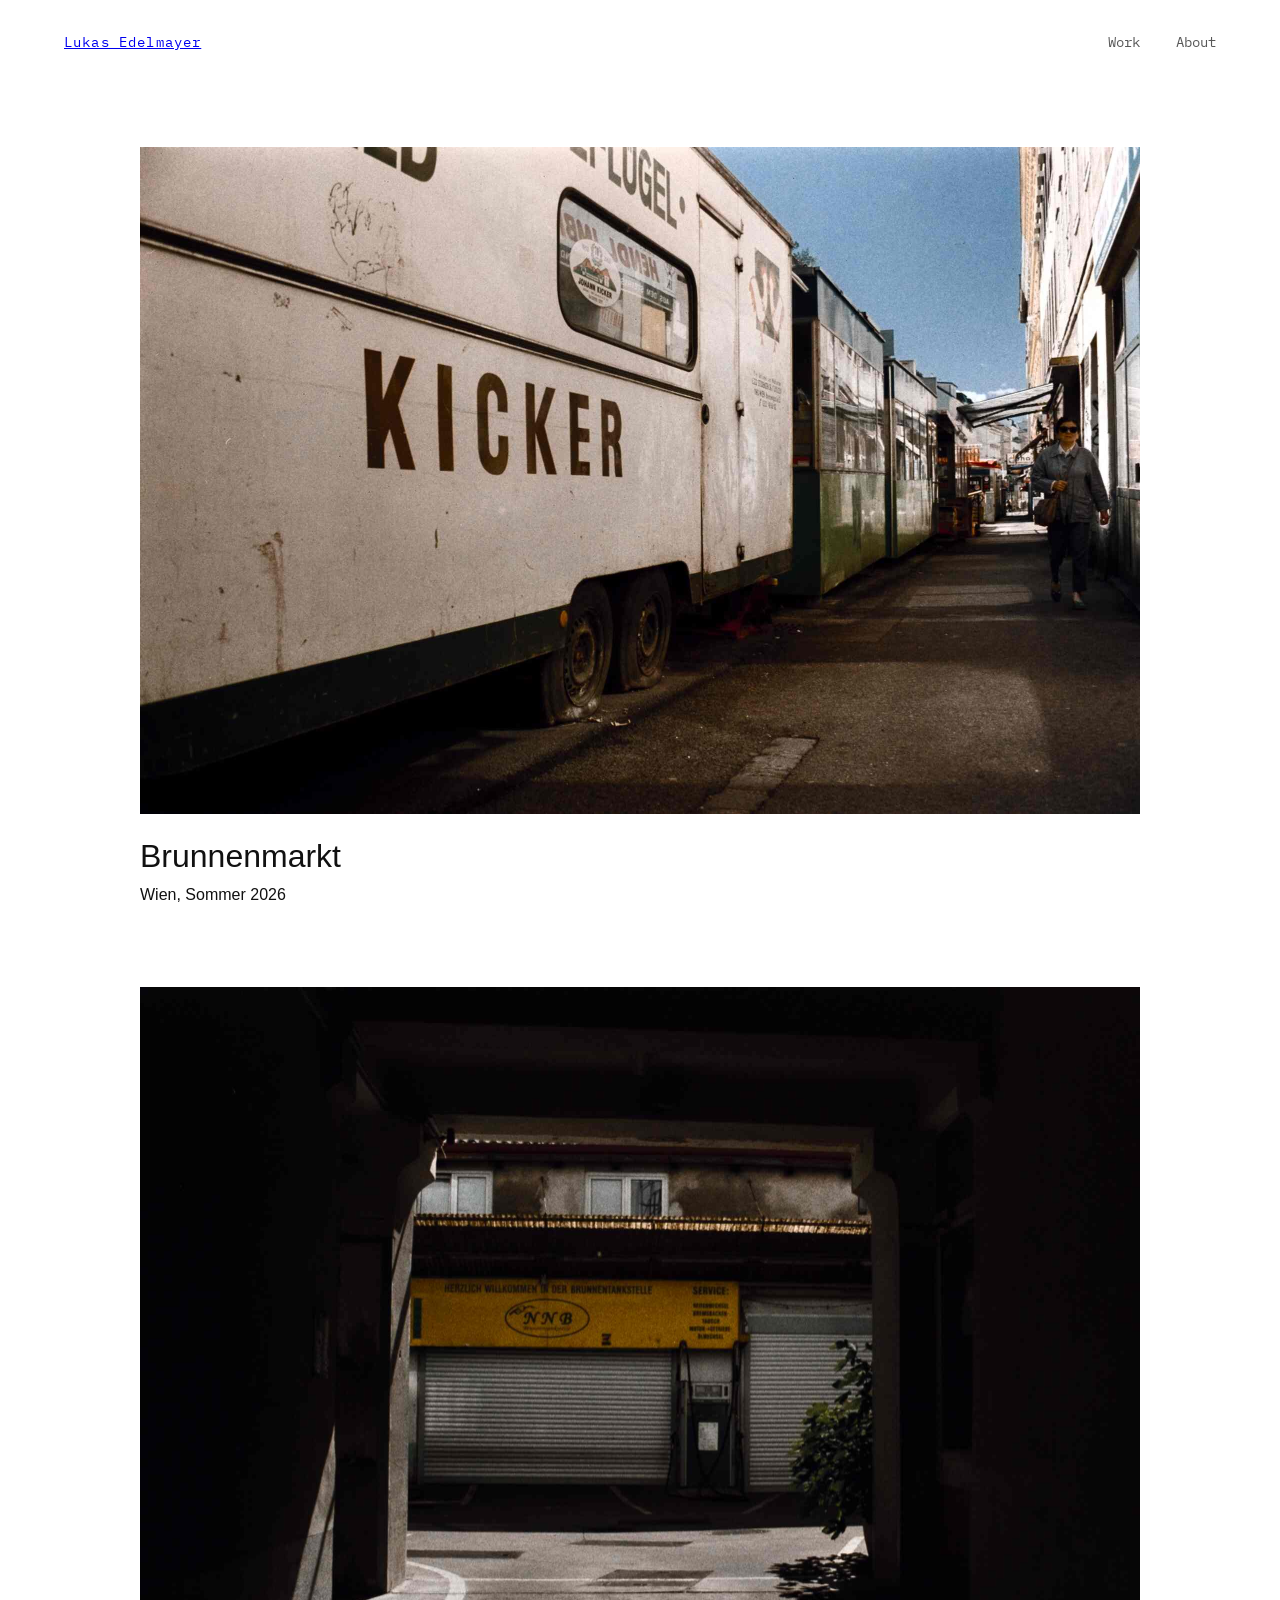
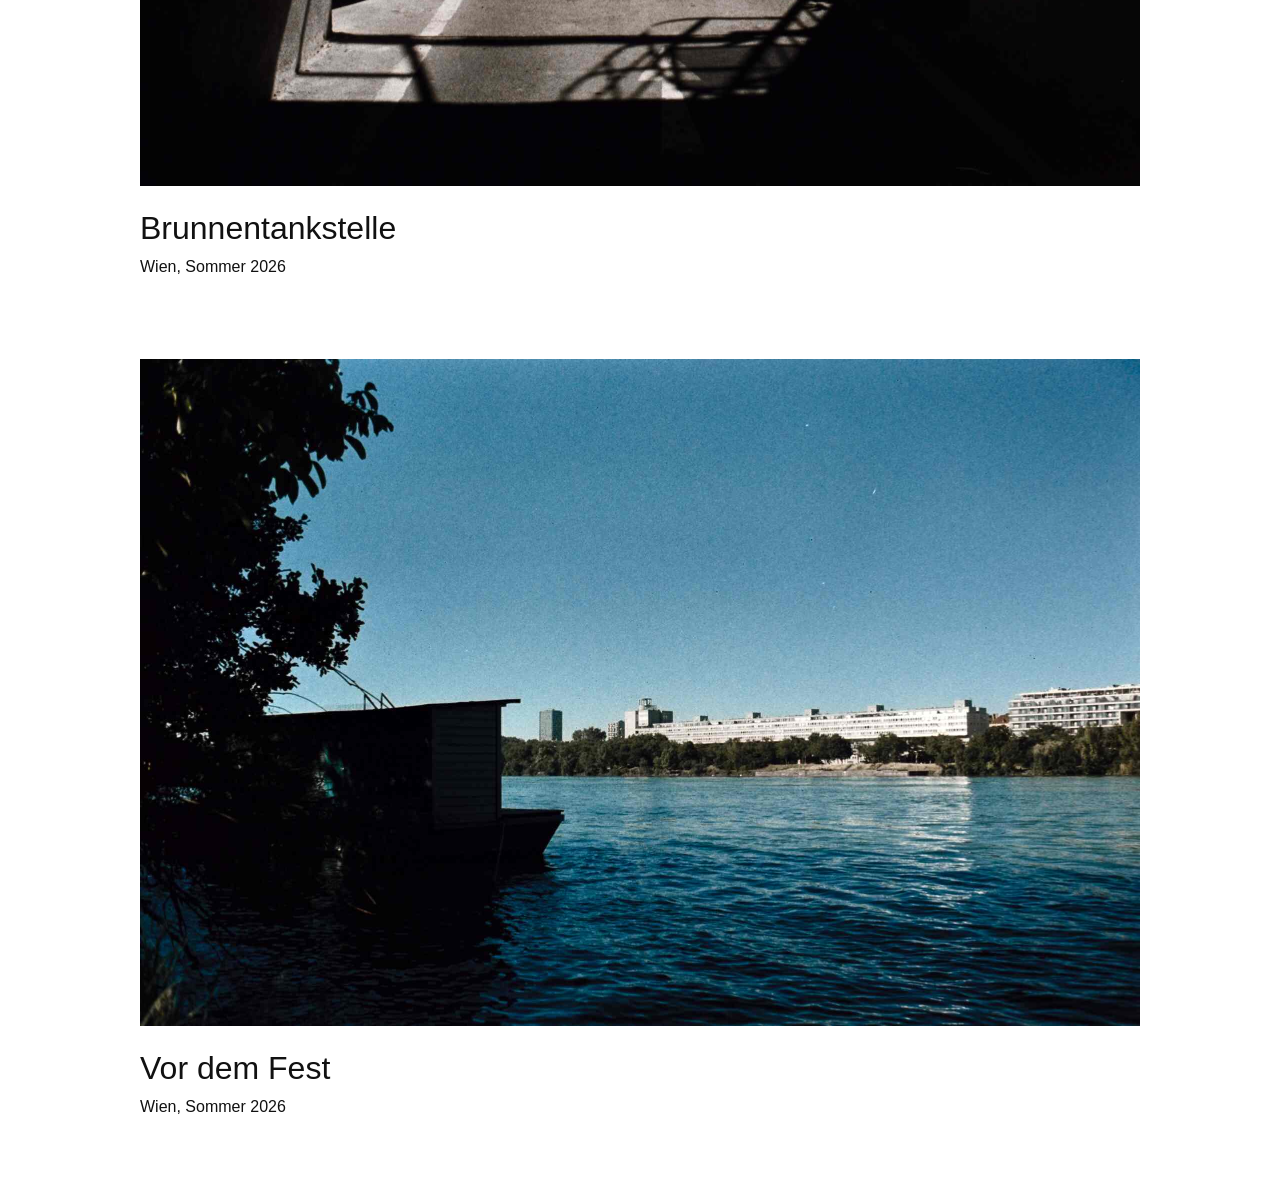
<file: index.html>
<!DOCTYPE html>
<html lang="de">
<head>
    <meta charset="UTF-8">
    <meta name="viewport" content="width=device-width, initial-scale=1.0">

    <title>Lukas Edelmayer Fotografie   </title>

    <link rel="preconnect" href="https://fonts.googleapis.com">
    <link rel="preconnect" href="https://fonts.gstatic.com" crossorigin>

    <link href="https://fonts.googleapis.com/css2?family=IBM+Plex+Mono:wght@300;400;500&display=swap" rel="stylesheet">

    <link rel="stylesheet" href="css/style.css">
</head>



<body>

<header>
    <h1>
        <a href="index.html">Lukas Edelmayer</a>
    </h1>

    <nav>
        <a href="index.html">Work</a>
        <a href="about.html">About</a>
    </nav>
</header>


<section class="project">
<div class="hero">
    <a href="Brunnenmarkt.html">
        <img src="images/hero.jpg" alt="Brunnenmarkt">
    </a>
</div>

<div class="project-info">
    <h2>Brunnenmarkt</h2>
    <p>
        Wien, Sommer 2026
    </p>
</div>
</section>

<section class="project">
<div class="hero">
    <a href="Brunnentankstelle.html">
        <img src="images/hero02.jpg" alt="Brunnentankstelle">
    </a>
</div>

<div class="project-info">
    <h2>Brunnentankstelle</h2>
    <p>
        Wien, Sommer 2026
    </p>
</div>
</section>

<section class="project">
<div class="hero">
    <a href="VorDemFest.html">
        <img src="images/20260625_DSCF4944.jpg" alt="Vor dem Fest">
    </a>
</div>

<div class="project-info">
    <h2>Vor dem Fest</h2>
    <p>
        Wien, Sommer 2026
    </p>
</div>
</section>

<script>
document.addEventListener('contextmenu', e => {
    e.preventDefault();
});

document.querySelectorAll('img').forEach(img => {
    img.setAttribute('draggable', 'false');

    img.addEventListener('dragstart', e => {
        e.preventDefault();
    });
});
</script>

</body>

</html>
</file>
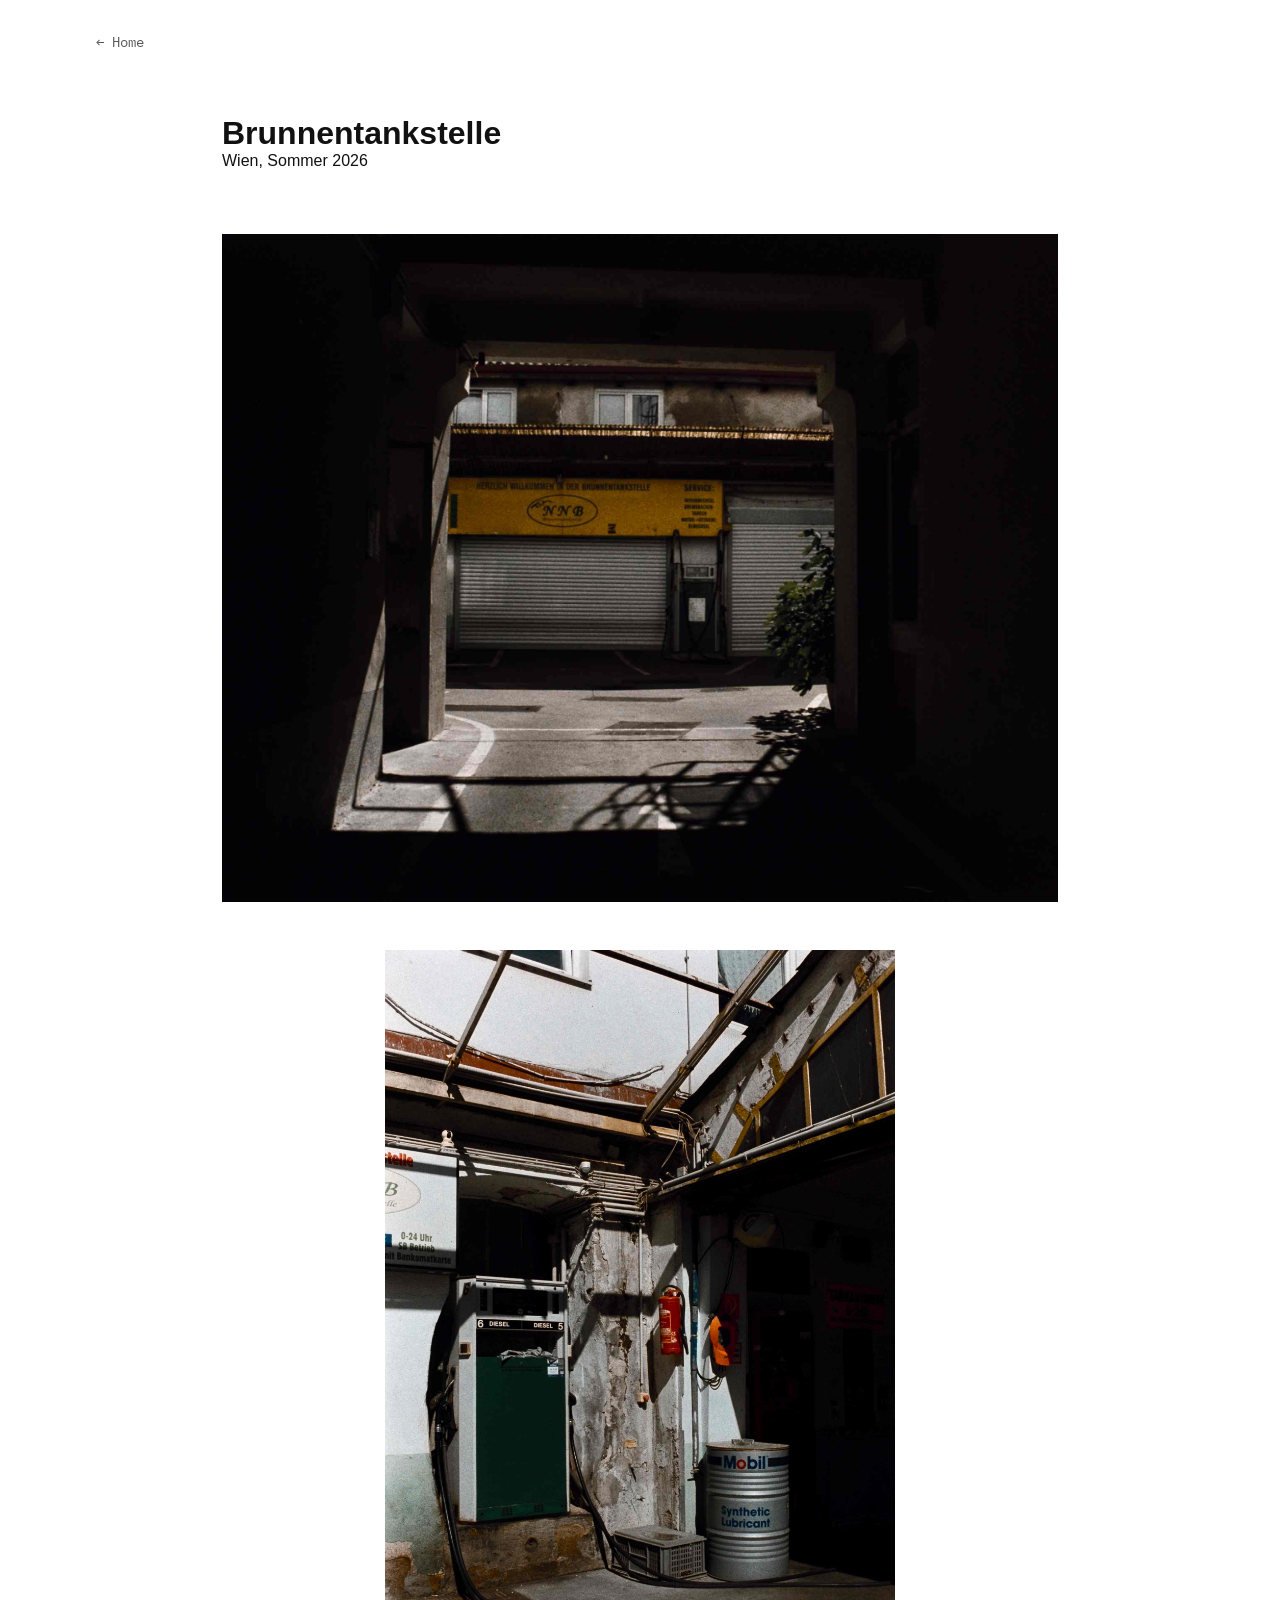
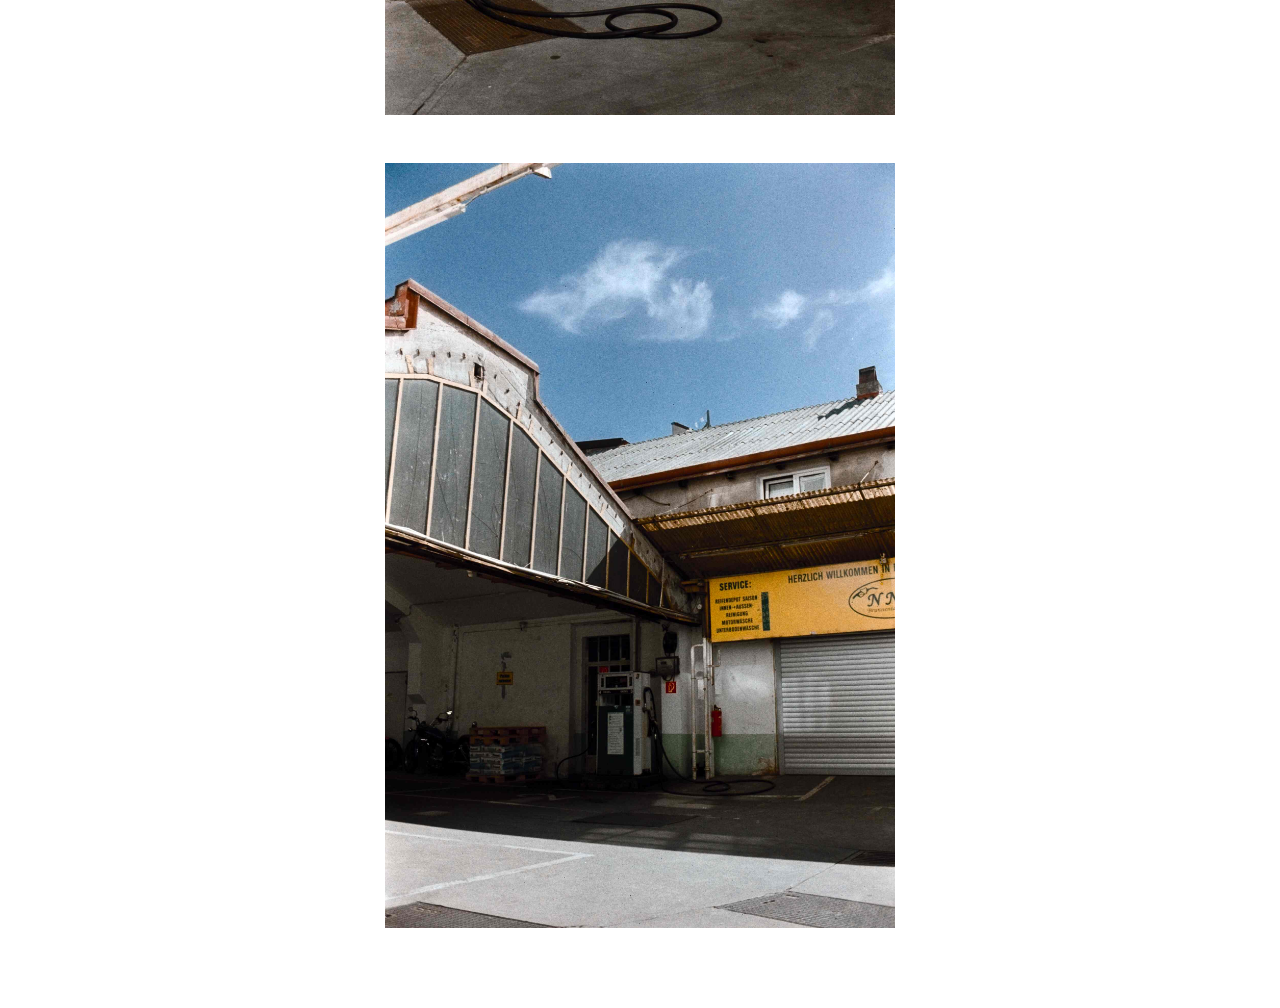
<file: Brunnentankstelle.html>
<!DOCTYPE html>
<html lang="de">
<head>
    <meta charset="UTF-8">
    <meta name="viewport" content="width=device-width, initial-scale=1.0">
    <title>Brunnentankstelle</title>

    <link rel="stylesheet" href="css/style.css">

    <link rel="preconnect" href="https://fonts.googleapis.com">
    <link rel="preconnect" href="https://fonts.gstatic.com" crossorigin>
    <link href="https://fonts.googleapis.com/css2?family=IBM+Plex+Mono:wght@300;400&display=swap" rel="stylesheet">
</head>
<body>

<header>
    <nav>
        <a href="index.html">← Home</a>
    </nav>
</header>

<main class="project-container">
<div class="project-header">
    <h1>Brunnentankstelle</h1>
    <p>Wien, Sommer 2026</p>
</div>

<div class="gallery">

    <img src="images/hero02.jpg" class="landscape" alt="">
    <img src="images/20260614_DSCF4867.jpg" class="portrait" alt="">
    <img src="images/20260614_DSCF4870.jpg" class="portrait" alt="">
    
 

</div>
</main>

<script>
document.addEventListener('contextmenu', e => {
    e.preventDefault();
});

document.querySelectorAll('img').forEach(img => {
    img.setAttribute('draggable', 'false');

    img.addEventListener('dragstart', e => {
        e.preventDefault();
    });
});
</script>

</body>
</html>
</file>
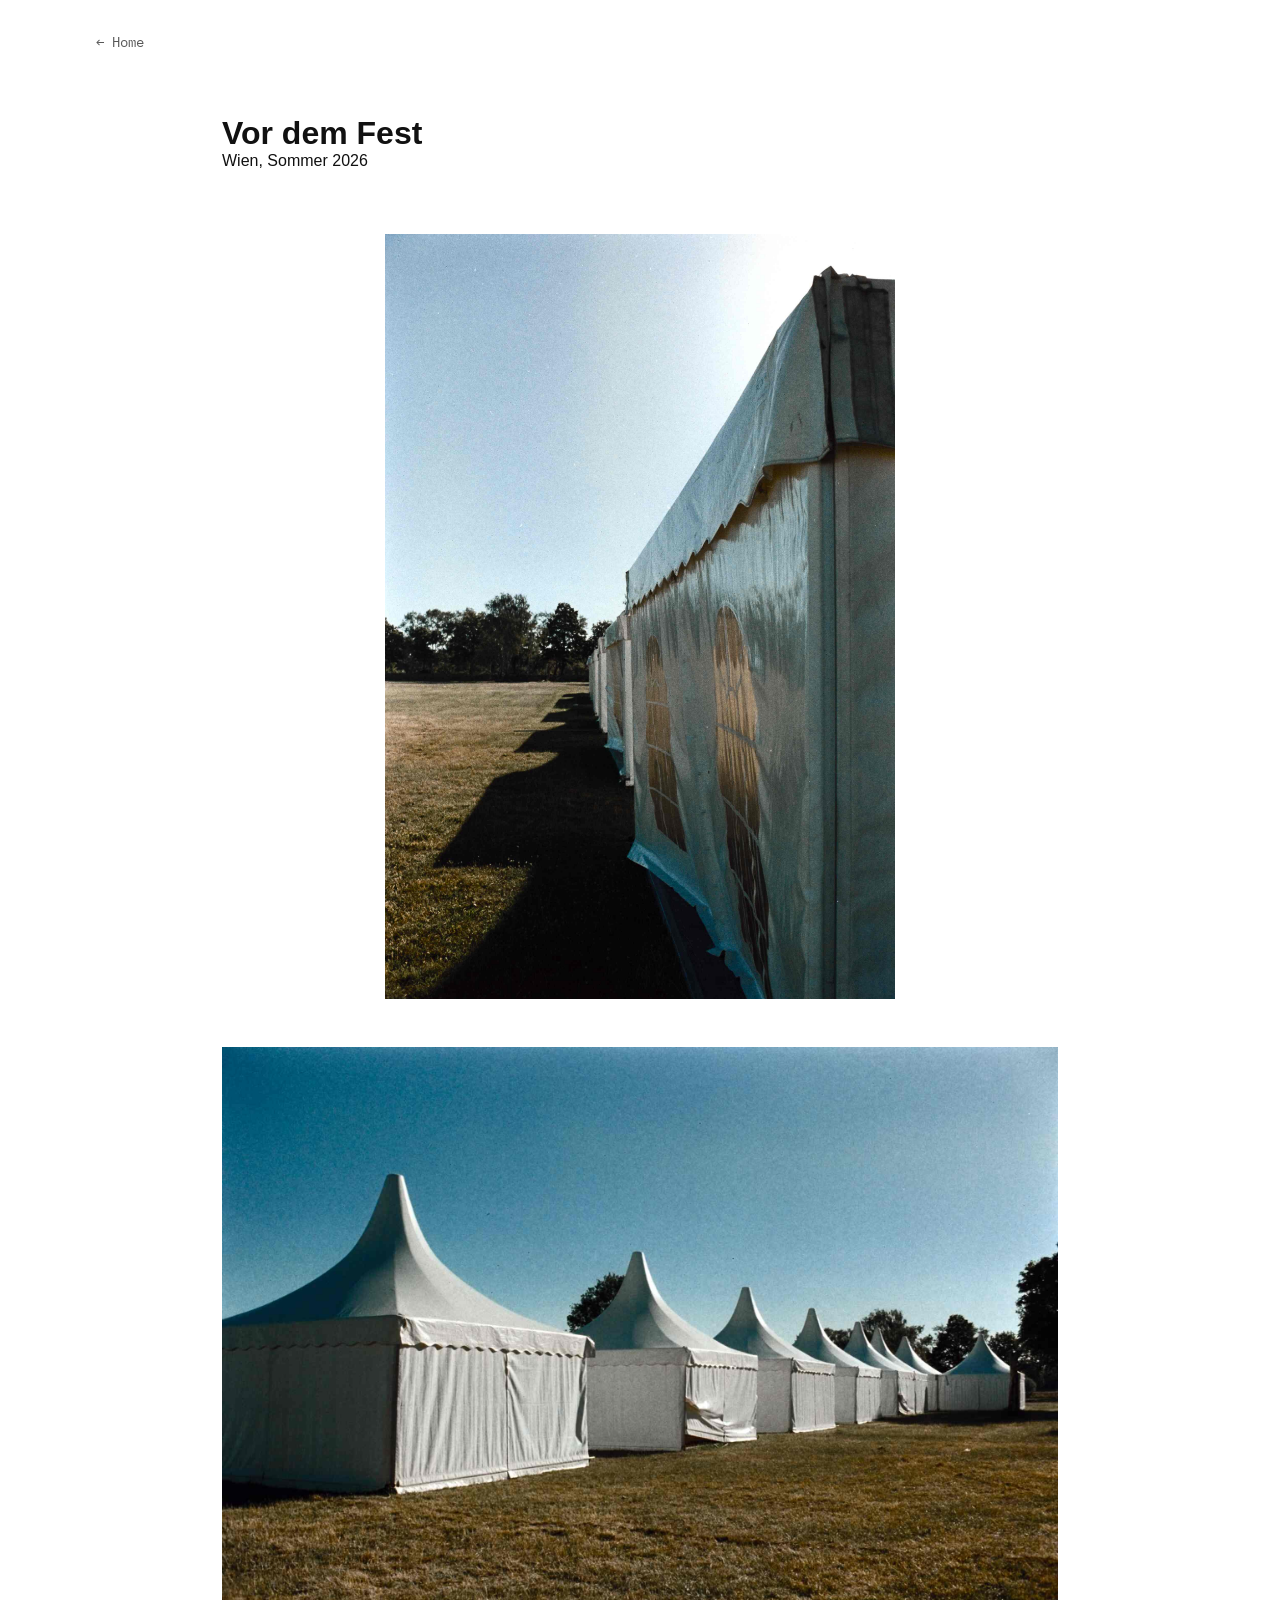
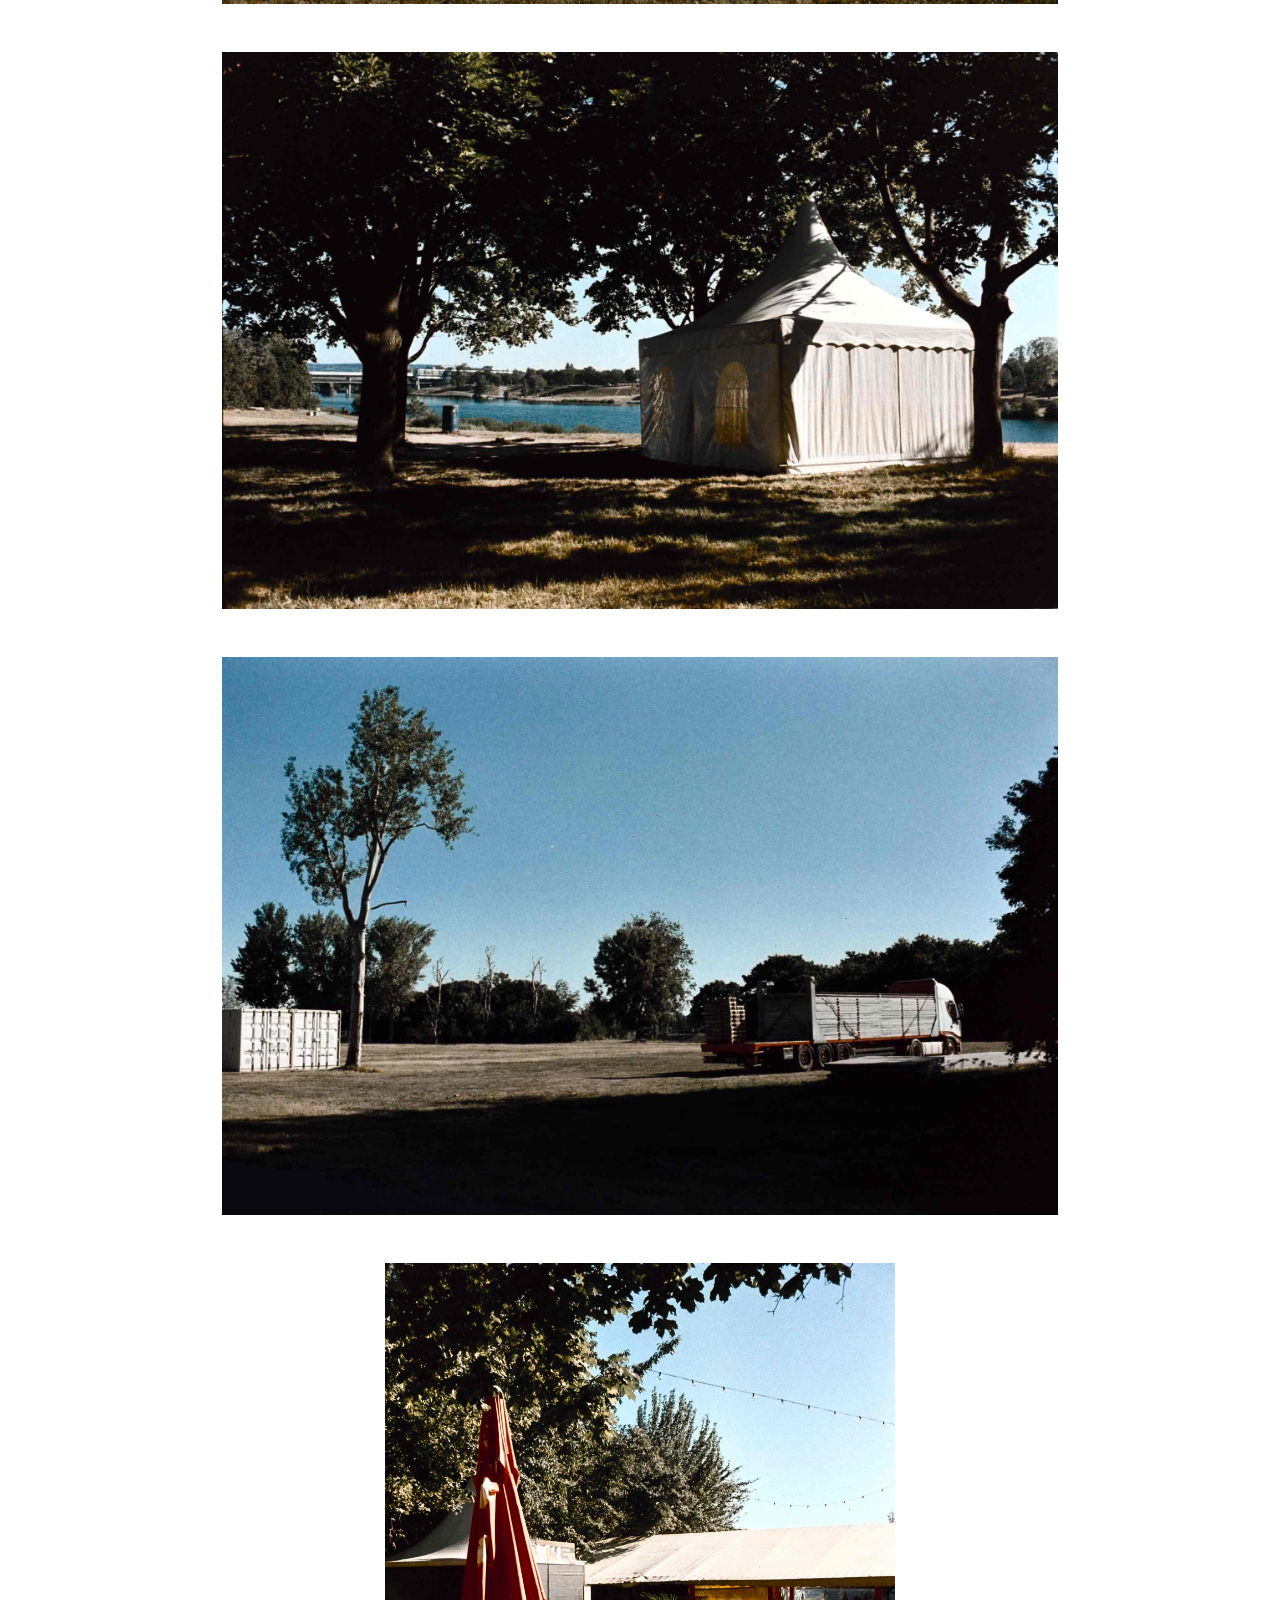
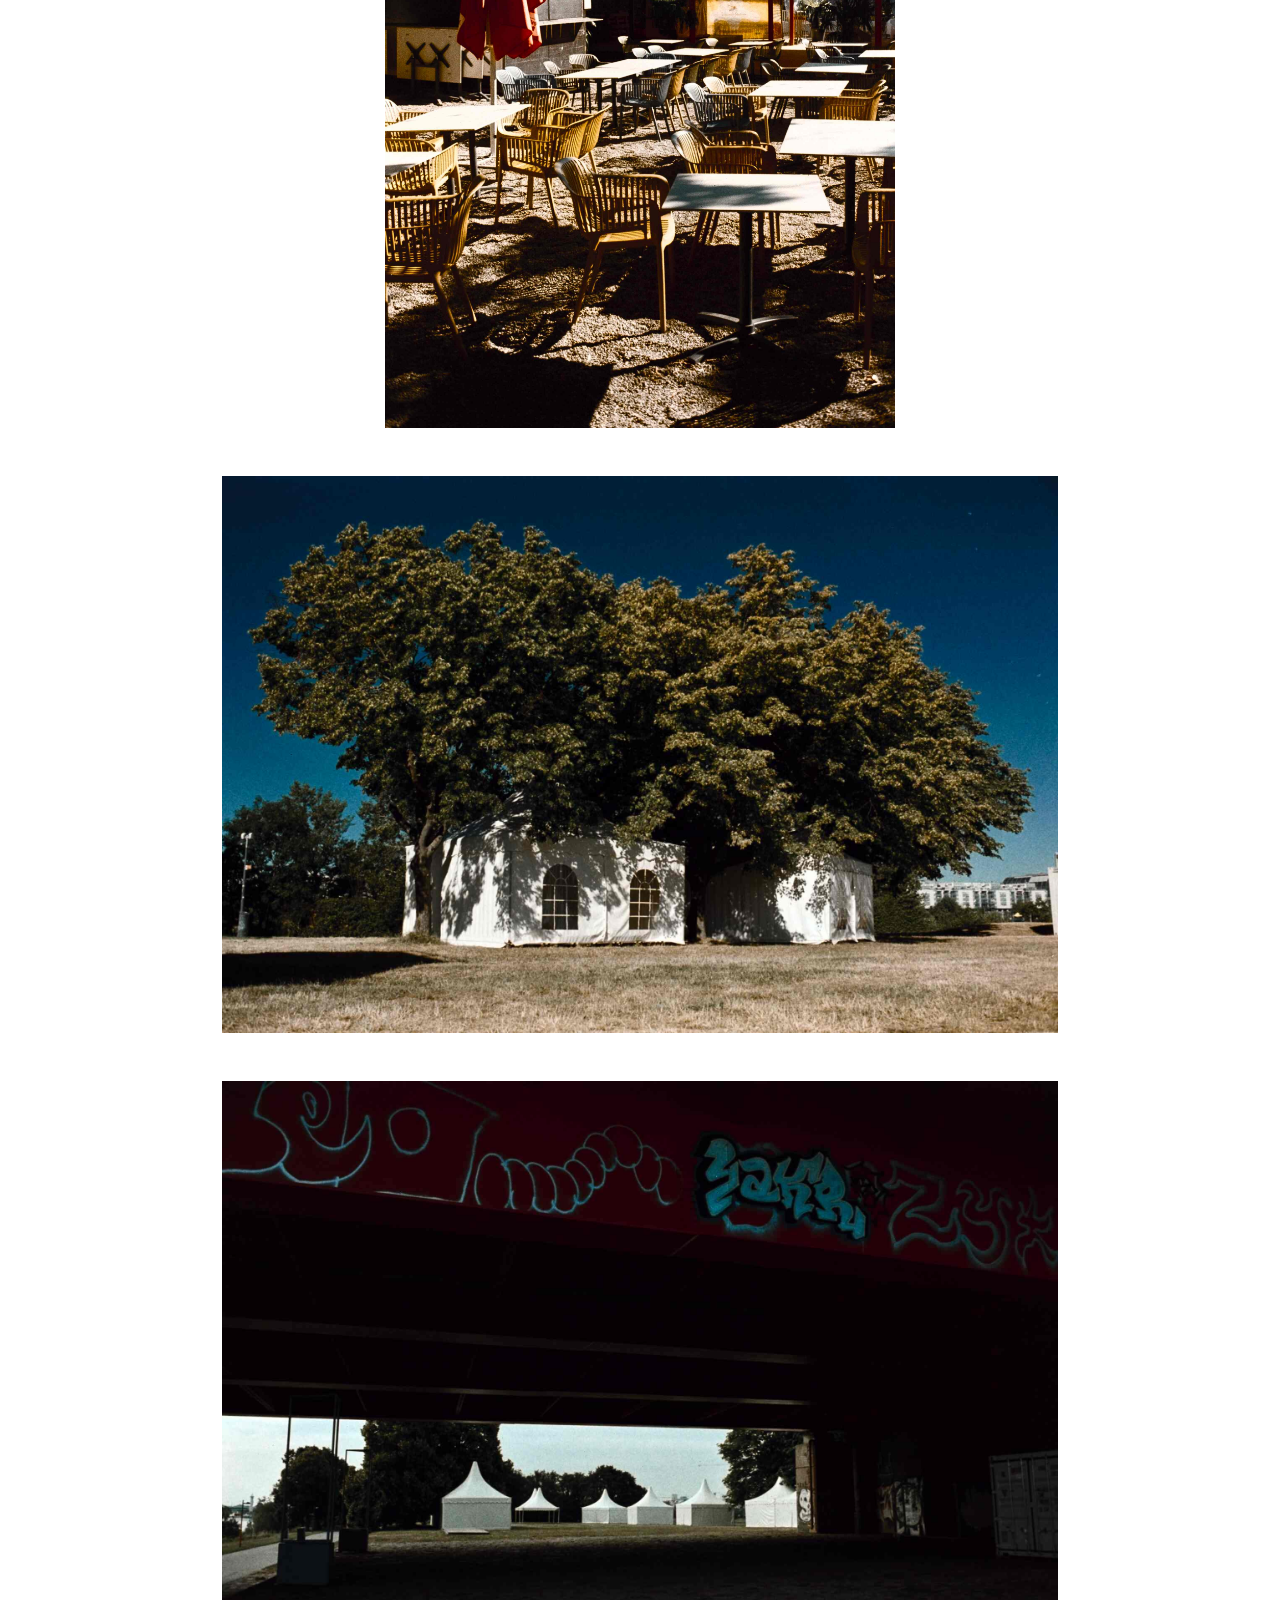
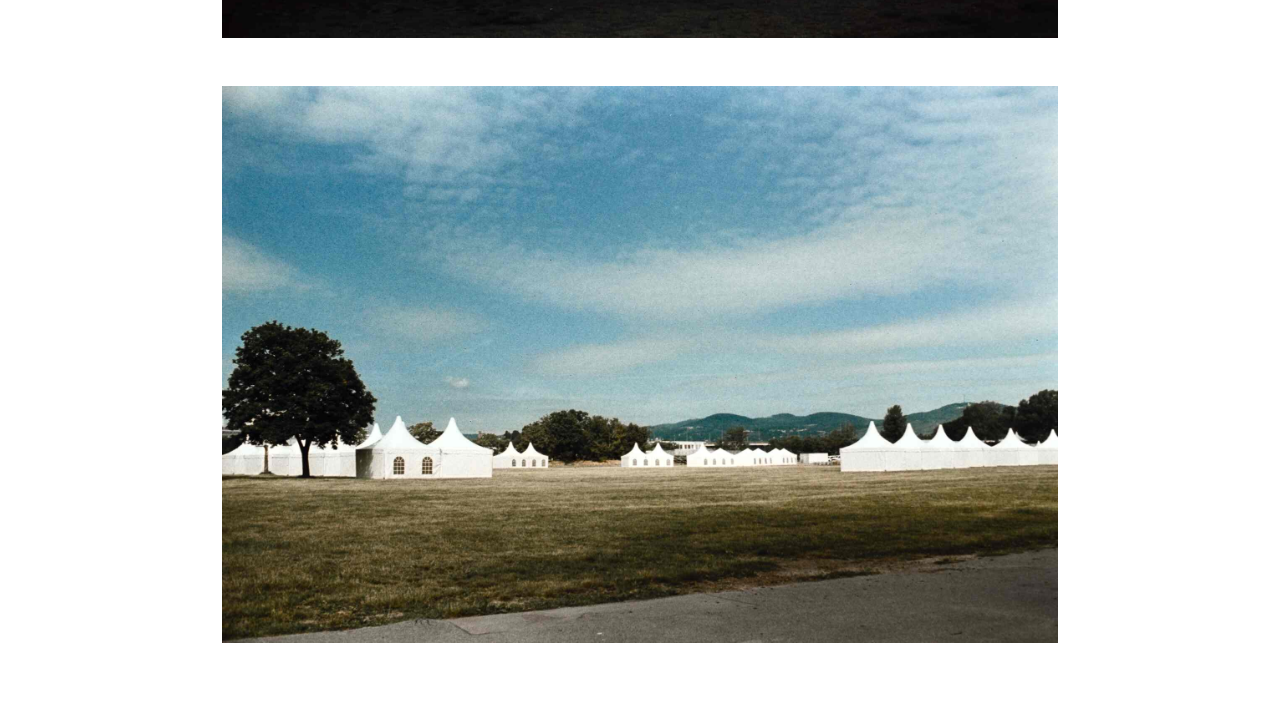
<file: VorDemFest.html>
<!DOCTYPE html>
<html lang="de">
<head>
    <meta charset="UTF-8">
    <meta name="viewport" content="width=device-width, initial-scale=1.0">
    <title>Vor dem Fest</title>

    <link rel="stylesheet" href="css/style.css">

    <link rel="preconnect" href="https://fonts.googleapis.com">
    <link rel="preconnect" href="https://fonts.gstatic.com" crossorigin>
    <link href="https://fonts.googleapis.com/css2?family=IBM+Plex+Mono:wght@300;400&display=swap" rel="stylesheet">
</head>
<body>

<header>
    <nav>
        <a href="index.html">← Home</a>
    </nav>
</header>

<main class="project-container">
<div class="project-header">
    <h1>Vor dem Fest</h1>
    <p>Wien, Sommer 2026</p>
</div>

<div class="gallery">

    <img src="images/20260625_DSCF4958.jpg" class="portrait" alt="">
    <img src="images/20260625_DSCF4959.jpg" class="landscape" alt="">
    <img src="images/20260625_DSCF4951.jpg" class="landscape" alt="">
    <img src="images/20260625_DSCF4947.jpg" class="landscape" alt="">
    <img src="images/20260625_DSCF4957.jpg" class="portrait" alt="">
    <img src="images/20260625_DSCF4941.jpg" class="landscape" alt="">
    <img src="images/20260625_DSCF4921.jpg" class="landscape" alt="">   
    <img src="images/20260625_DSCF4928.jpg" class="landscape" alt="">

</div>
</main>

<script>
document.addEventListener('contextmenu', e => {
    e.preventDefault();
});

document.querySelectorAll('img').forEach(img => {
    img.setAttribute('draggable', 'false');

    img.addEventListener('dragstart', e => {
        e.preventDefault();
    });
});
</script>

</body>
</html>
</file>
<file: css/style.css>
* {
    margin: 0;
    padding: 0;
    box-sizing: border-box;
}

body {
    font-family: Helvetica, Arial, sans-serif;
    color: #111;
    background: #fff;
}

/* ---------- Header ---------- */

header {
    display: flex;
    justify-content: space-between;
    align-items: center;
    padding: 2rem 5vw;
}

header h1 {
    font-family: "IBM Plex Mono", monospace;
    font-size: 0.9rem;
    font-weight: 400;
    letter-spacing: 0.08em;
}

nav a {
    font-family: "IBM Plex Mono", monospace;
    font-size: 0.9rem;
    color: #111;
    text-decoration: none;
    opacity: 0.7;
    margin-left: 2rem;
    transition: opacity 0.2s ease;
}

nav a:hover {
    opacity: 1;
}

/* ---------- Allgemeine Bildregeln ---------- */

img {
    display: block;
    user-select: none;
    -webkit-user-drag: none;
}

/* ---------- Startseite ---------- */

.hero {
    width: min(1000px, 85%);
    margin: 4rem auto 1.5rem auto;
}

.hero img {
    width: 100%;
}

.project-info {
    width: min(1000px, 85%);
    margin: 0 auto 5rem auto;
}

.project-info h2 {
    font-size: 2rem;
    font-weight: 400;
    margin-bottom: 0.5rem;
}

.project-info p {
    font-size: 1rem;
    line-height: 1.5;
}

/* ---------- Intro / About ---------- */

.intro {
    width: min(800px, 85%);
    margin: 5rem auto 6rem auto;
}

.intro h2 {
    font-size: 2rem;
    font-weight: 400;
    margin-bottom: 0.75rem;
}

.intro p {
    font-size: 1rem;
    line-height: 1.7;
}

/* ---------- Projektseite ---------- */
.project-container {
    max-width: 900px;
    margin: 0 auto;
    padding: 2rem;
}

.project-header {
    margin-bottom: 4rem;
}

.gallery img {
    display: block;
    margin: 0 auto 3rem auto;
}

.landscape {
    width: 100%;
}

.portrait {
    width: auto;
    max-width: 80%;
    max-height: 85vh;
}

/* ---------- Links auf Bildern ---------- */

.hero a {
    display: block;
}

.hero img {
    transition: opacity 0.2s ease;
}

.hero a:hover img {
    opacity: 0.95;
}

@media (max-width: 768px) {

    .portrait {
        max-height: 80vh;
        max-width: 85%;
    }

}
</file>
